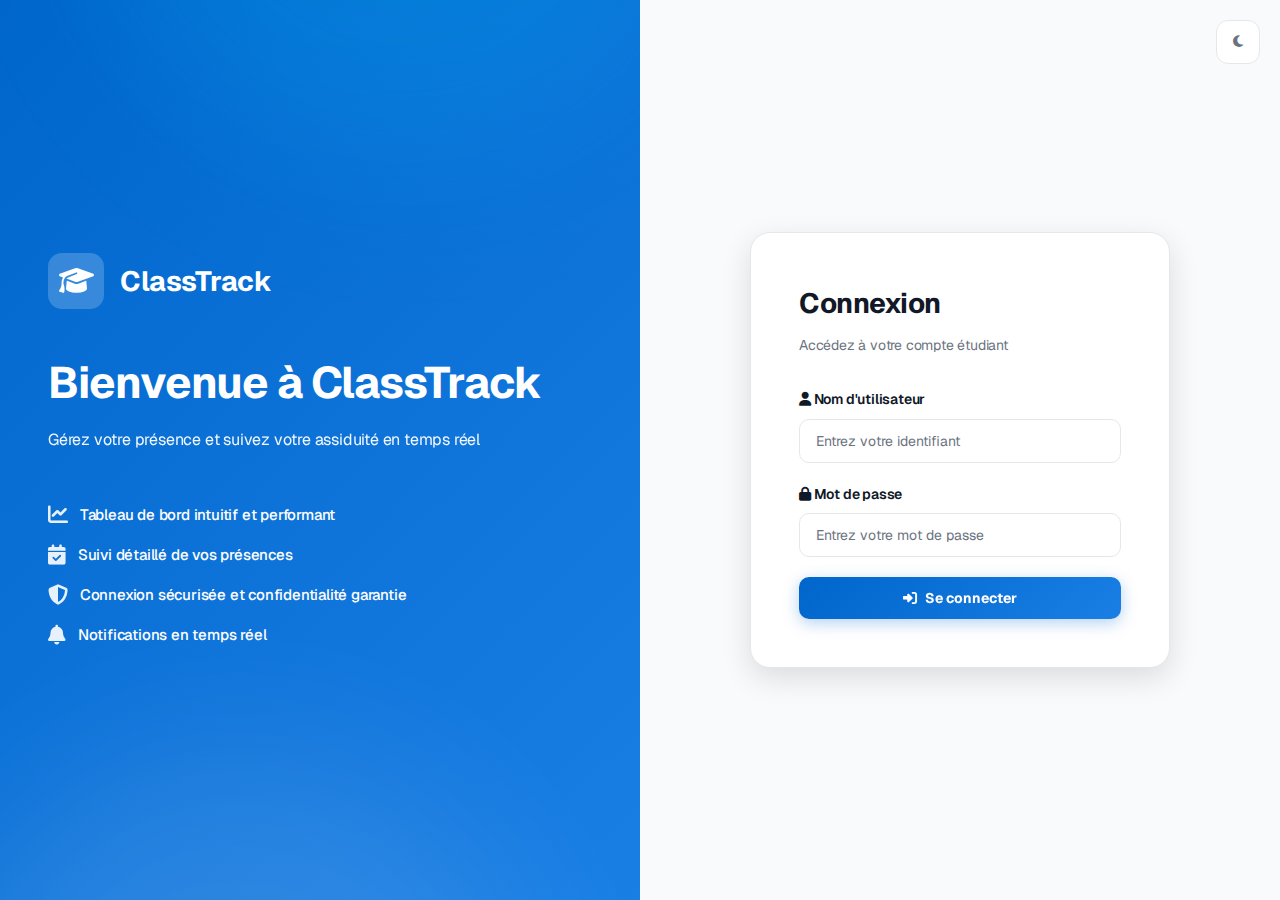
<file: frontend/login.html>
<!DOCTYPE html>
<html lang="fr">
<head>
    <meta charset="UTF-8">
    <meta name="viewport" content="width=device-width, initial-scale=1.0, maximum-scale=5.0, user-scalable=yes, viewport-fit=cover">
    <meta http-equiv="X-UA-Compatible" content="ie=edge">
    <meta name="description" content="ClassTrack - Système de gestion de présence étudiant">
    <meta name="theme-color" content="#0066cc">
    <meta name="mobile-web-app-capable" content="yes">
    <meta name="apple-mobile-web-app-capable" content="yes">
    <meta name="apple-mobile-web-app-status-bar-style" content="default">
    <title>ClassTrack - Connexion</title>
    <link rel="icon" href="../assets/favicon.svg">
    <!-- Preload fonts -->
    <link rel="preload" href="https://fonts.googleapis.com/css2?family=Geist:wght@400;500;600;700;800&display=swap" as="style">
    <link rel="preload" href="https://cdnjs.cloudflare.com/ajax/libs/font-awesome/6.4.0/css/all.min.css" as="style">
    <!-- Fonts -->
    <link href="https://fonts.googleapis.com/css2?family=Geist:wght@400;500;600;700;800&display=swap" rel="stylesheet">
    <link rel="stylesheet" href="https://cdnjs.cloudflare.com/ajax/libs/font-awesome/6.4.0/css/all.min.css">
    <!-- Styles -->
    <link rel="stylesheet" href="css/style.css?v=1.0.7">
    <link rel="stylesheet" href="css/login.css?v=1.0.7">
</head>
<body>
    <button class="login-theme-toggle" onclick="toggleTheme()" title="Basculer le thème">
        <i class="fas fa-moon"></i>
    </button>
    
    <div class="login-container">
        <div class="login-left">
            <div class="login-left-content">
                <div class="login-logo">
                    <div class="login-logo-icon">
                        <i class="fas fa-graduation-cap"></i>
                    </div>
                    <span>ClassTrack</span>
                </div>
                <h1>Bienvenue à ClassTrack</h1>
                <p>Gérez votre présence et suivez votre assiduité en temps réel</p>
                <div class="features-list">
                    <div class="feature-item">
                        <i class="fas fa-chart-line"></i>
                        <span>Tableau de bord intuitif et performant</span>
                    </div>
                    <div class="feature-item">
                        <i class="fas fa-calendar-check"></i>
                        <span>Suivi détaillé de vos présences</span>
                    </div>
                    <div class="feature-item">
                        <i class="fas fa-shield-alt"></i>
                        <span>Connexion sécurisée et confidentialité garantie</span>
                    </div>
                    <div class="feature-item">
                        <i class="fas fa-bell"></i>
                        <span>Notifications en temps réel</span>
                    </div>
                </div>
            </div>
        </div>
        
        <div class="login-right">
            <div class="login-box">
                <h2>Connexion</h2>
                <p>Accédez à votre compte étudiant</p>
                <form id="loginForm">
                    <div class="form-group">
                        <label><i class="fas fa-user"></i> Nom d'utilisateur</label>
                        <input type="text" id="username" placeholder="Entrez votre identifiant" required>
                    </div>
                    <div class="form-group">
                        <label><i class="fas fa-lock"></i> Mot de passe</label>
                        <input type="password" id="password" placeholder="Entrez votre mot de passe" required>
                    </div>
                    <button type="submit">
                        <i class="fas fa-sign-in-alt"></i> Se connecter
                    </button>
                    <div id="error" class="error"></div>
                </form>
            </div>
        </div>
    </div>
    <script src="js/api.js?v=1.0.7"></script>
    <script src="js/cache-buster.js?v=1.0.7"></script>
    <script src="js/auth.js?v=1.0.7"></script>
    <script src="js/theme.js?v=1.0.7"></script>
</body>
</html>
</file>
<file: frontend/css/style.css>
* {
    margin: 0;
    padding: 0;
    box-sizing: border-box;
}

:root {
    --primary: #0066cc;
    --primary-light: #1a7fe5;
    --primary-dark: #004499;
    --secondary: #00d4ff;
    --success: #10b981;
    --danger: #ef4444;
    --warning: #f59e0b;
    --dark: #0f1419;
    --gray-900: #111827;
    --gray-800: #1f2937;
    --gray-700: #374151;
    --gray-600: #4b5563;
    --gray-500: #6b7280;
    --gray-400: #9ca3af;
    --gray-300: #d1d5db;
    --gray-200: #e5e7eb;
    --gray-100: #f3f4f6;
    --white: #ffffff;

    --light-bg: #f9fafb;
    --light-card: #ffffff;
    --light-text: #111827;
    --light-text-sec: #6b7280;
    --light-border: #e5e7eb;
    --light-shadow: 0 1px 3px rgba(0, 0, 0, 0.08);
    --light-shadow-md: 0 4px 12px rgba(0, 0, 0, 0.08);
    --light-shadow-lg: 0 10px 30px rgba(0, 0, 0, 0.12);

    --dark-bg: #0f1419;
    --dark-card: #1a2332;
    --dark-text: #f3f4f6;
    --dark-text-sec: #9ca3af;
    --dark-border: #2d3748;
    --dark-shadow: 0 1px 3px rgba(0, 0, 0, 0.3);
    --dark-shadow-md: 0 4px 12px rgba(0, 0, 0, 0.4);
    --dark-shadow-lg: 0 10px 30px rgba(0, 0, 0, 0.5);

    --bg: var(--light-bg);
    --card: var(--light-card);
    --text: var(--light-text);
    --text-sec: var(--light-text-sec);
    --border: var(--light-border);
    --shadow: var(--light-shadow);
    --shadow-md: var(--light-shadow-md);
    --shadow-lg: var(--light-shadow-lg);
}

body.dark {
    --bg: var(--dark-bg);
    --card: var(--dark-card);
    --text: var(--dark-text);
    --text-sec: var(--dark-text-sec);
    --border: var(--dark-border);
    --shadow: var(--dark-shadow);
    --shadow-md: var(--dark-shadow-md);
    --shadow-lg: var(--dark-shadow-lg);
}

html {
    scroll-behavior: smooth;
}

body {
    font-family: 'Geist', -apple-system, BlinkMacSystemFont, 'Segoe UI', sans-serif;
    background: var(--bg);
    color: var(--text);
    transition: background 0.3s cubic-bezier(0.4, 0, 0.2, 1), color 0.3s cubic-bezier(0.4, 0, 0.2, 1);
    font-weight: 400;
    line-height: 1.6;
    letter-spacing: -0.2px;
    -webkit-font-smoothing: antialiased;
    -moz-osx-font-smoothing: grayscale;
    text-rendering: optimizeLegibility;
}

/* Réduire les animations si préférence utilisateur */
@media (prefers-reduced-motion: reduce) {
    * {
        animation-duration: 0.01ms !important;
        animation-iteration-count: 1 !important;
        transition-duration: 0.01ms !important;
    }
}

/* Touch improvements for mobile */
@media (hover: none) and (pointer: coarse) {
    /* Augmenter les zones de touch sur mobile */
    button, .nav-item, a {
        min-height: 44px;
        min-width: 44px;
    }
    
    /* Désactiver les effets hover sur tactile */
    .nav-item:hover,
    .stat-card:hover,
    button:hover {
        transform: none;
    }
    
    /* Ajouter un effet active visible */
    button:active,
    .nav-item:active {
        opacity: 0.7;
        transform: scale(0.98);
    }
}

/* Smooth scrolling sur mobile */
@media (max-width: 768px) {
    * {
        -webkit-tap-highlight-color: rgba(0, 102, 204, 0.1);
    }
    
    html {
        -webkit-text-size-adjust: 100%;
        text-size-adjust: 100%;
    }
    
    body {
        -webkit-overflow-scrolling: touch;
    }
}

.container-main {
    display: flex;
    height: 100vh;
    background: var(--bg);
}

/* SIDEBAR */
.sidebar {
    width: 260px;
    background: var(--card);
    border-right: 1px solid var(--border);
    padding: 32px 20px;
    overflow-y: auto;
    display: flex;
    flex-direction: column;
    box-shadow: var(--shadow);
    contain: layout style paint;
}

.logo {
    display: flex;
    align-items: center;
    gap: 12px;
    font-size: 22px;
    font-weight: 700;
    color: var(--primary);
    margin-bottom: 48px;
    letter-spacing: -0.5px;
}

.logo-icon {
    width: 44px;
    height: 44px;
    background: linear-gradient(135deg, var(--primary) 0%, var(--primary-light) 100%);
    border-radius: 12px;
    display: flex;
    align-items: center;
    justify-content: center;
    color: white;
    font-size: 20px;
    box-shadow: 0 8px 16px rgba(0, 102, 204, 0.3);
    will-change: transform;
    transform: translateZ(0);
}

.nav-section {
    margin-bottom: 32px;
}

.nav-label {
    font-size: 11px;
    font-weight: 600;
    text-transform: uppercase;
    letter-spacing: 0.8px;
    color: var(--text-sec);
    margin-bottom: 12px;
    padding: 0 8px;
}

.nav-item {
    padding: 11px 14px;
    margin-bottom: 6px;
    border-radius: 10px;
    cursor: pointer;
    color: var(--text-sec);
    display: flex;
    align-items: center;
    gap: 12px;
    transition: all 0.2s cubic-bezier(0.4, 0, 0.2, 1);
    font-weight: 500;
    font-size: 14px;
    position: relative;
    will-change: background-color, color;
}

.nav-item:hover {
    background: rgba(0, 102, 204, 0.08);
    color: var(--primary);
}

.nav-item.active {
    background: linear-gradient(135deg, rgba(0, 102, 204, 0.15) 0%, rgba(0, 102, 204, 0.08) 100%);
    color: var(--primary);
    font-weight: 600;
    box-shadow: inset 0 0 0 1px rgba(0, 102, 204, 0.2);
}

.nav-icon {
    font-size: 18px;
    width: 20px;
    text-align: center;
    opacity: 0.8;
}

.nav-item.active .nav-icon {
    opacity: 1;
}

.user-section {
    margin-top: auto;
    padding-top: 24px;
    border-top: 1px solid var(--border);
}

.user-avatar {
    width: 56px;
    height: 56px;
    background: linear-gradient(135deg, var(--primary) 0%, var(--primary-light) 100%);
    border-radius: 12px;
    margin: 0 auto 16px;
    display: flex;
    align-items: center;
    justify-content: center;
    color: white;
    font-size: 22px;
    font-weight: 700;
    box-shadow: 0 4px 12px rgba(0, 102, 204, 0.3);
}

.user-name {
    font-weight: 600;
    margin-bottom: 4px;
    text-align: center;
    font-size: 14px;
}

.user-role {
    font-size: 12px;
    color: var(--text-sec);
    margin-bottom: 16px;
    text-align: center;
}

.logout-btn {
    width: 100%;
    padding: 10px 14px;
    background: transparent;
    color: var(--danger);
    border: 1.5px solid var(--danger);
    border-radius: 8px;
    cursor: pointer;
    font-weight: 600;
    transition: all 0.2s;
    font-size: 13px;
    will-change: background-color;
}

.logout-btn:hover {
    background: rgba(239, 68, 68, 0.1);
    transform: translateY(-1px);
}

/* MAIN CONTENT */
.main {
    flex: 1;
    overflow-y: auto;
    padding: 32px 40px;
    display: flex;
    flex-direction: column;
    contain: layout style paint;
}

.header {
    display: flex;
    justify-content: space-between;
    align-items: center;
    margin-bottom: 36px;
    padding-bottom: 24px;
    border-bottom: 1px solid var(--border);
}

.header h1 {
    font-size: 32px;
    font-weight: 700;
    color: var(--text);
    letter-spacing: -0.5px;
}

.header-actions {
    display: flex;
    gap: 12px;
    align-items: center;
}

.search-bar {
    width: 280px;
    padding: 10px 16px;
    border: 1.5px solid var(--border);
    background: var(--card);
    color: var(--text);
    border-radius: 10px;
    font-size: 14px;
    transition: all 0.2s;
    font-family: inherit;
    will-change: border-color;
}

.search-bar:focus {
    outline: none;
    border-color: var(--primary);
    background: var(--card);
    box-shadow: 0 0 0 4px rgba(0, 102, 204, 0.1);
}

.search-bar::placeholder {
    color: var(--text-sec);
}

.theme-toggle {
    width: 42px;
    height: 42px;
    border: 1.5px solid var(--border);
    background: var(--card);
    border-radius: 10px;
    cursor: pointer;
    display: flex;
    align-items: center;
    justify-content: center;
    color: var(--text-sec);
    transition: all 0.2s;
    font-size: 16px;
    will-change: background-color, color;
}

.theme-toggle:hover {
    color: var(--primary);
    border-color: var(--primary);
    background: rgba(0, 102, 204, 0.05);
}

/* STATS GRID */
.stats-grid {
    display: grid;
    grid-template-columns: repeat(4, 1fr);
    gap: 20px;
    margin-bottom: 32px;
    contain: layout style;
}

.stat-card {
    background: var(--card);
    padding: 24px;
    border-radius: 14px;
    box-shadow: var(--shadow-md);
    transition: all 0.3s cubic-bezier(0.4, 0, 0.2, 1);
    border: 1px solid var(--border);
    position: relative;
    overflow: hidden;
    will-change: transform, box-shadow;
    transform: translateZ(0);
}

.stat-card::before {
    content: '';
    position: absolute;
    top: 0;
    left: 0;
    right: 0;
    height: 4px;
    background: linear-gradient(90deg, var(--primary), var(--secondary));
    opacity: 0;
    transition: opacity 0.3s;
}

.stat-card:hover::before {
    opacity: 1;
}

.stat-card:hover {
    transform: translateY(-8px);
    box-shadow: var(--shadow-lg);
}

.stat-top {
    display: flex;
    justify-content: space-between;
    align-items: flex-start;
    margin-bottom: 16px;
}

.stat-label {
    font-size: 13px;
    color: var(--text-sec);
    text-transform: uppercase;
    letter-spacing: 0.5px;
    font-weight: 600;
}

.stat-icon {
    width: 44px;
    height: 44px;
    border-radius: 10px;
    display: flex;
    align-items: center;
    justify-content: center;
    font-size: 20px;
}

.stat-icon.primary {
    background: rgba(0, 102, 204, 0.15);
    color: var(--primary);
}

.stat-icon.success {
    background: rgba(16, 185, 129, 0.15);
    color: var(--success);
}

.stat-icon.danger {
    background: rgba(239, 68, 68, 0.15);
    color: var(--danger);
}

.stat-icon.warning {
    background: rgba(245, 158, 11, 0.15);
    color: var(--warning);
}

.stat-value {
    font-size: 32px;
    font-weight: 800;
    margin-bottom: 8px;
    letter-spacing: -1px;
}

.stat-value.primary {
    color: var(--primary);
}

.stat-value.success {
    color: var(--success);
}

.stat-value.danger {
    color: var(--danger);
}

.stat-value.warning {
    color: var(--warning);
}

.stat-trend {
    font-size: 12px;
    color: var(--success);
    font-weight: 600;
    display: flex;
    align-items: center;
    gap: 4px;
}

/* CONTENT GRID */
.content-grid {
    display: grid;
    grid-template-columns: 1fr 1fr;
    gap: 20px;
    flex: 1;
    contain: layout style;
}

.card {
    background: var(--card);
    padding: 28px;
    border-radius: 14px;
    box-shadow: var(--shadow-md);
    border: 1px solid var(--border);
    will-change: transform;
}

.card h3 {
    margin-bottom: 24px;
    font-size: 16px;
    color: var(--text);
    font-weight: 700;
    display: flex;
    align-items: center;
    gap: 10px;
}

.card h3 i {
    color: var(--primary);
}

/* CHART */
.chart-wrapper {
    position: relative;
    height: 300px;
    contain: layout style paint;
    display: flex;
    align-items: center;
    justify-content: center;
    padding: 20px;
}

.chart-wrapper canvas {
    max-width: 100%;
    max-height: 100%;
    margin: 0 auto;
}

/* TABLE */
table {
    width: 100%;
    border-collapse: collapse;
}

th {
    text-align: left;
    padding: 14px 12px;
    font-size: 12px;
    font-weight: 700;
    color: var(--text-sec);
    text-transform: uppercase;
    letter-spacing: 0.5px;
    border-bottom: 2px solid var(--border);
}

td {
    padding: 16px 12px;
    border-bottom: 1px solid var(--border);
    font-size: 14px;
}

tr:hover {
    background: rgba(0, 102, 204, 0.04);
}

.status-badge {
    display: inline-flex;
    align-items: center;
    gap: 6px;
    padding: 6px 12px;
    border-radius: 20px;
    font-weight: 600;
    font-size: 12px;
}

.status-present {
    color: var(--success);
    background: rgba(16, 185, 129, 0.15);
}

.status-absent {
    color: var(--danger);
    background: rgba(239, 68, 68, 0.15);
}

.summary-box {
    background: rgba(0, 102, 204, 0.05);
    border: 1px solid rgba(0, 102, 204, 0.2);
    padding: 20px;
    border-radius: 12px;
    margin-bottom: 16px;
    transition: all 0.2s;
    will-change: background-color;
}

.summary-box:hover {
    background: rgba(0, 102, 204, 0.08);
    border-color: rgba(0, 102, 204, 0.3);
}

.summary-label {
    font-size: 12px;
    color: var(--text-sec);
    margin-bottom: 8px;
    text-transform: uppercase;
    letter-spacing: 0.5px;
    font-weight: 600;
}

.summary-value {
    font-size: 28px;
    font-weight: 800;
    color: var(--primary);
    letter-spacing: -1px;
}

.summary-value.success {
    color: var(--success);
}

/* LOGIN */
.login-page {
    display: flex;
    justify-content: center;
    align-items: center;
    height: 100vh;
    background: var(--bg);
    position: relative;
    overflow: hidden;
}

.login-container {
    display: grid;
    grid-template-columns: 1fr 1fr;
    width: 100%;
    height: 100%;
    gap: 0;
}

.login-left {
    background: linear-gradient(135deg, var(--primary) 0%, var(--primary-light) 100%);
    display: flex;
    flex-direction: column;
    justify-content: center;
    padding: 48px;
    position: relative;
    overflow: hidden;
}

.login-left::before {
    content: '';
    position: absolute;
    top: -50%;
    right: -10%;
    width: 600px;
    height: 600px;
    background: rgba(0, 212, 255, 0.15);
    border-radius: 50%;
    filter: blur(80px);
}

.login-left::after {
    content: '';
    position: absolute;
    bottom: -50%;
    left: -10%;
    width: 600px;
    height: 600px;
    background: rgba(255, 255, 255, 0.1);
    border-radius: 50%;
    filter: blur(80px);
}

.login-left-content {
    position: relative;
    z-index: 1;
    color: white;
}

.login-logo {
    display: flex;
    align-items: center;
    gap: 16px;
    margin-bottom: 48px;
    font-size: 28px;
    font-weight: 700;
    letter-spacing: -0.5px;
}

.login-logo-icon {
    width: 56px;
    height: 56px;
    background: rgba(255, 255, 255, 0.2);
    border-radius: 14px;
    display: flex;
    align-items: center;
    justify-content: center;
    font-size: 28px;
    backdrop-filter: blur(10px);
}

.login-left h1 {
    font-size: 44px;
    font-weight: 700;
    margin-bottom: 16px;
    line-height: 1.2;
    letter-spacing: -1px;
}

.login-left p {
    font-size: 16px;
    line-height: 1.8;
    opacity: 0.95;
    margin-bottom: 48px;
    font-weight: 400;
}

.features-list {
    display: flex;
    flex-direction: column;
    gap: 16px;
}

.feature-item {
    display: flex;
    align-items: center;
    gap: 12px;
    font-size: 15px;
    font-weight: 500;
}

.feature-item i {
    font-size: 20px;
    opacity: 0.9;
}

.login-right {
    display: flex;
    justify-content: center;
    align-items: center;
    padding: 48px;
    background: var(--bg);
}

.login-box {
    background: var(--card);
    padding: 48px;
    border-radius: 20px;
    box-shadow: var(--shadow-lg);
    width: 100%;
    max-width: 420px;
    border: 1px solid var(--border);
}

.login-box h2 {
    font-size: 28px;
    margin-bottom: 8px;
    color: var(--text);
    font-weight: 700;
    letter-spacing: -0.5px;
}

.login-box p {
    color: var(--text-sec);
    margin-bottom: 32px;
    font-size: 14px;
    line-height: 1.6;
    font-weight: 400;
}

.form-group {
    margin-bottom: 20px;
}

.form-group label {
    display: block;
    margin-bottom: 8px;
    font-weight: 600;
    color: var(--text);
    font-size: 14px;
}

.form-group input {
    width: 100%;
    padding: 12px 16px;
    border: 1.5px solid var(--border);
    background: var(--card);
    color: var(--text);
    border-radius: 10px;
    font-size: 14px;
    transition: all 0.2s;
    font-family: inherit;
    font-weight: 400;
    will-change: border-color;
}

.form-group input:focus {
    outline: none;
    border-color: var(--primary);
    box-shadow: 0 0 0 4px rgba(0, 102, 204, 0.1);
}

.form-group input::placeholder {
    color: var(--text-sec);
}

.login-box button {
    width: 100%;
    padding: 12px;
    background: linear-gradient(135deg, var(--primary) 0%, var(--primary-light) 100%);
    color: white;
    border: none;
    border-radius: 10px;
    cursor: pointer;
    font-size: 14px;
    font-weight: 700;
    transition: all 0.2s;
    box-shadow: 0 4px 16px rgba(0, 102, 204, 0.3);
    display: flex;
    align-items: center;
    justify-content: center;
    gap: 8px;
    font-family: inherit;
    will-change: transform;
}

.login-box button:hover:not(:disabled) {
    transform: translateY(-2px);
    box-shadow: 0 8px 24px rgba(0, 102, 204, 0.4);
}

.login-box button:disabled {
    opacity: 0.8;
    cursor: not-allowed;
}

.error {
    color: var(--danger);
    margin-top: 16px;
    font-size: 14px;
    padding: 12px;
    background: rgba(239, 68, 68, 0.1);
    border-radius: 8px;
    border: 1px solid rgba(239, 68, 68, 0.2);
    display: none;
    font-weight: 500;
}

.error.show {
    display: block;
    animation: slideIn 0.3s ease;
}

@keyframes slideIn {
    from {
        opacity: 0;
        transform: translateY(-10px);
    }
    to {
        opacity: 1;
        transform: translateY(0);
    }
}

.login-hint {
    margin-top: 28px;
    padding-top: 28px;
    border-top: 1px solid var(--border);
    text-align: center;
    font-size: 12px;
    color: var(--text-sec);
    line-height: 1.8;
    font-weight: 400;
}

.login-theme-toggle {
    position: fixed;
    top: 20px;
    right: 20px;
    width: 44px;
    height: 44px;
    border: 1.5px solid var(--border);
    background: var(--card);
    border-radius: 12px;
    cursor: pointer;
    display: flex;
    align-items: center;
    justify-content: center;
    color: var(--text-sec);
    transition: all 0.2s;
    z-index: 100;
    will-change: background-color;
}

.login-theme-toggle:hover {
    color: var(--primary);
    border-color: var(--primary);
    background: rgba(0, 102, 204, 0.05);
}

@media (max-width: 1024px) {
    .login-container {
        grid-template-columns: 1fr;
    }

    .login-left {
        display: none;
    }

    .login-right {
        padding: 32px;
    }
}

@media (max-width: 1200px) {
    .stats-grid {
        grid-template-columns: repeat(2, 1fr);
    }

    .content-grid {
        grid-template-columns: 1fr;
    }
}

@media (max-width: 768px) {
    .container-main {
        flex-direction: column;
    }

    .sidebar {
        width: 100%;
        padding: 20px;
    }

    .main {
        padding: 20px;
    }

    .stats-grid {
        grid-template-columns: 1fr;
    }

    .header {
        flex-direction: column;
        gap: 16px;
        align-items: flex-start;
    }

    .header-actions {
        width: 100%;
    }

    .search-bar {
        width: 100%;
    }
}
</file>
<file: frontend/css/login.css>
/* ==================== LOGIN STYLES ==================== */

body {
    height: 100vh;
    width: 100%;
    overflow: hidden;
    margin: 0;
    padding: 0;
}

.login-page {
    display: flex;
    justify-content: center;
    align-items: center;
    height: 100vh;
    width: 100%;
    background: var(--bg);
    position: relative;
    overflow: hidden;
    margin: 0;
    padding: 0;
}

.login-container {
    display: grid;
    grid-template-columns: 1fr 1fr;
    width: 100%;
    height: 100%;
    gap: 0;
}

/* ==================== LOGIN LEFT (PRESENTATION) ==================== */

.login-left {
    background: linear-gradient(135deg, var(--primary) 0%, var(--primary-light) 100%);
    display: flex;
    flex-direction: column;
    justify-content: center;
    padding: 48px;
    position: relative;
    overflow: hidden;
}

.login-left::before {
    content: '';
    position: absolute;
    top: -50%;
    right: -10%;
    width: 600px;
    height: 600px;
    background: rgba(0, 212, 255, 0.15);
    border-radius: 50%;
    filter: blur(80px);
}

.login-left::after {
    content: '';
    position: absolute;
    bottom: -50%;
    left: -10%;
    width: 600px;
    height: 600px;
    background: rgba(255, 255, 255, 0.1);
    border-radius: 50%;
    filter: blur(80px);
}

.login-left-content {
    position: relative;
    z-index: 1;
    color: white;
}

.login-logo {
    display: flex;
    align-items: center;
    gap: 16px;
    margin-bottom: 48px;
    font-size: 28px;
    font-weight: 700;
    letter-spacing: -0.5px;
}

.login-logo-icon {
    width: 56px;
    height: 56px;
    background: rgba(255, 255, 255, 0.2);
    border-radius: 14px;
    display: flex;
    align-items: center;
    justify-content: center;
    font-size: 28px;
    backdrop-filter: blur(10px);
}

.login-left h1 {
    font-size: 44px;
    font-weight: 700;
    margin-bottom: 16px;
    line-height: 1.2;
    letter-spacing: -1px;
}

.login-left p {
    font-size: 16px;
    line-height: 1.8;
    opacity: 0.95;
    margin-bottom: 48px;
    font-weight: 400;
}

.features-list {
    display: flex;
    flex-direction: column;
    gap: 16px;
}

.feature-item {
    display: flex;
    align-items: center;
    gap: 12px;
    font-size: 15px;
    font-weight: 500;
}

.feature-item i {
    font-size: 20px;
    opacity: 0.9;
}

/* ==================== LOGIN RIGHT (FORM) ==================== */

.login-right {
    display: flex;
    justify-content: center;
    align-items: center;
    padding: 48px;
    background: var(--bg);
}

.login-box {
    background: var(--card);
    padding: 48px;
    border-radius: 20px;
    box-shadow: var(--shadow-lg);
    width: 100%;
    max-width: 420px;
    border: 1px solid var(--border);
}

.login-box h2 {
    font-size: 28px;
    margin-bottom: 8px;
    color: var(--text);
    font-weight: 700;
    letter-spacing: -0.5px;
}

.login-box p {
    color: var(--text-sec);
    margin-bottom: 32px;
    font-size: 14px;
    line-height: 1.6;
    font-weight: 400;
}

/* ==================== FORM ELEMENTS ==================== */

.form-group {
    margin-bottom: 20px;
}

.form-group label {
    display: block;
    margin-bottom: 8px;
    font-weight: 600;
    color: var(--text);
    font-size: 14px;
}

.form-group input {
    width: 100%;
    padding: 12px 16px;
    border: 1.5px solid var(--border);
    background: var(--card);
    color: var(--text);
    border-radius: 10px;
    font-size: 14px;
    transition: all 0.2s;
    font-family: inherit;
    font-weight: 400;
    will-change: border-color;
}

.form-group input:focus {
    outline: none;
    border-color: var(--primary);
    box-shadow: 0 0 0 4px rgba(0, 102, 204, 0.1);
}

.form-group input::placeholder {
    color: var(--text-sec);
}

/* ==================== BUTTONS ==================== */

.login-box button {
    width: 100%;
    padding: 12px;
    background: linear-gradient(135deg, var(--primary) 0%, var(--primary-light) 100%);
    color: white;
    border: none;
    border-radius: 10px;
    cursor: pointer;
    font-size: 14px;
    font-weight: 700;
    transition: all 0.2s;
    box-shadow: 0 4px 16px rgba(0, 102, 204, 0.3);
    display: flex;
    align-items: center;
    justify-content: center;
    gap: 8px;
    font-family: inherit;
    will-change: transform;
}

.login-box button:hover:not(:disabled) {
    transform: translateY(-2px);
    box-shadow: 0 8px 24px rgba(0, 102, 204, 0.4);
}

.login-box button:disabled {
    opacity: 0.8;
    cursor: not-allowed;
}

.login-theme-toggle {
    position: fixed;
    top: 20px;
    right: 20px;
    width: 44px;
    height: 44px;
    border: 1.5px solid var(--border);
    background: var(--card);
    border-radius: 12px;
    cursor: pointer;
    display: flex;
    align-items: center;
    justify-content: center;
    color: var(--text-sec);
    transition: all 0.2s;
    z-index: 100;
    will-change: background-color;
    font-family: inherit;
}

.login-theme-toggle:hover {
    color: var(--primary);
    border-color: var(--primary);
    background: rgba(0, 102, 204, 0.05);
}

/* ==================== ERROR & HINT ==================== */

.error {
    color: var(--danger);
    margin-top: 16px;
    font-size: 14px;
    padding: 12px;
    background: rgba(239, 68, 68, 0.1);
    border-radius: 8px;
    border: 1px solid rgba(239, 68, 68, 0.2);
    display: none;
    font-weight: 500;
}

.error.show {
    display: block;
    animation: slideIn 0.3s ease;
}

@keyframes slideIn {
    from {
        opacity: 0;
        transform: translateY(-10px);
    }
    to {
        opacity: 1;
        transform: translateY(0);
    }
}

.login-hint {
    margin-top: 28px;
    padding-top: 28px;
    border-top: 1px solid var(--border);
    text-align: center;
    font-size: 12px;
    color: var(--text-sec);
    line-height: 1.8;
    font-weight: 400;
}

/* ==================== RESPONSIVE ==================== */

@media (max-width: 1024px) {
    .login-container {
        grid-template-columns: 1fr;
    }

    .login-left {
        display: none;
    }

    .login-right {
        padding: 32px;
        width: 100%;
        height: 100%;
    }

    .login-box {
        max-width: 100%;
    }
}

@media (max-width: 768px) {
    .login-right {
        padding: 20px;
    }

    .login-box {
        padding: 32px 20px;
    }

    .login-box h2 {
        font-size: 24px;
    }

    .login-left p {
        font-size: 14px;
    }

    .feature-item {
        font-size: 14px;
    }
}

/* ==================== RESPONSIVE IMPROVEMENTS ==================== */

/* Tablet (max-width: 992px) */
@media (max-width: 992px) {
    .login-container {
        grid-template-columns: 1fr;
    }
    
    .login-left {
        display: none;
    }
    
    .login-right {
        padding: 40px;
    }
}

/* Mobile (max-width: 768px) */
@media (max-width: 768px) {
    .login-right {
        padding: 32px 24px;
    }
    
    .login-form-container {
        max-width: 100%;
        padding: 32px 24px;
    }
    
    .login-form-header h2 {
        font-size: 26px;
    }
    
    .login-form-header p {
        font-size: 14px;
    }
    
    .form-group label {
        font-size: 13px;
    }
    
    .form-input {
        padding: 12px 14px;
        font-size: 15px;
    }
    
    .login-form button[type="submit"] {
        padding: 13px;
        font-size: 15px;
    }
    
    .login-theme-toggle {
        top: 16px;
        right: 16px;
        width: 44px;
        height: 44px;
    }
}

/* Mobile Small (max-width: 480px) */
@media (max-width: 480px) {
    .login-right {
        padding: 24px 16px;
    }
    
    .login-form-container {
        padding: 24px 16px;
    }
    
    .login-form-header {
        margin-bottom: 24px;
    }
    
    .login-form-header h2 {
        font-size: 24px;
    }
    
    .login-form-header p {
        font-size: 13px;
    }
    
    .form-group {
        margin-bottom: 16px;
    }
    
    .form-input {
        padding: 11px 12px;
        font-size: 14px;
    }
    
    .login-form button[type="submit"] {
        padding: 12px;
        font-size: 14px;
    }
    
    .login-theme-toggle {
        width: 40px;
        height: 40px;
        font-size: 16px;
    }
}

/* Landscape Mobile */
@media (max-width: 768px) and (orientation: landscape) {
    .login-right {
        padding: 20px;
        overflow-y: auto;
    }
    
    .login-form-container {
        padding: 20px;
    }
    
    .login-form-header {
        margin-bottom: 20px;
    }
    
    .form-group {
        margin-bottom: 12px;
    }
}
</file>
